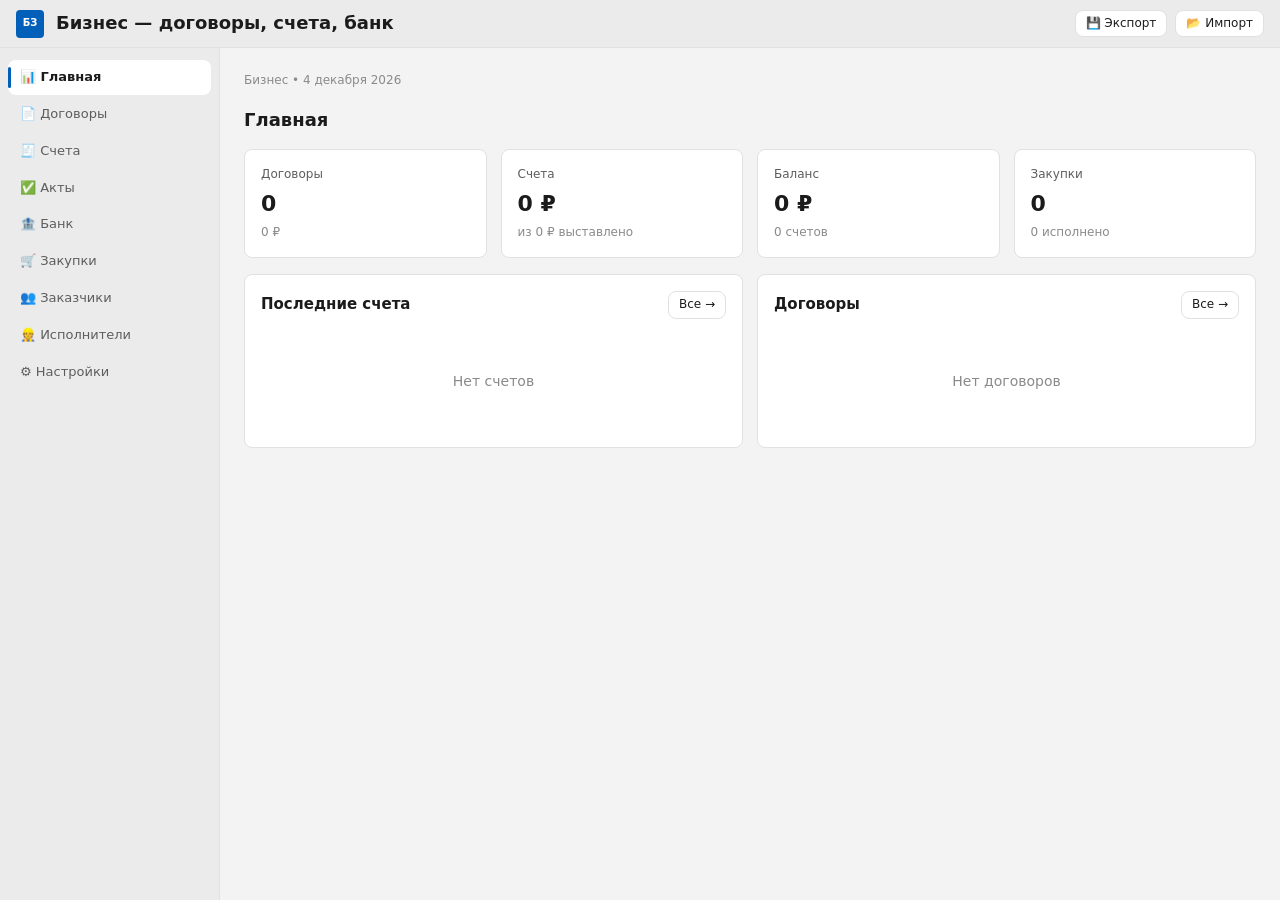
<file: public/business.html>
<!doctype html>
<html lang="ru">
<head>
<meta charset="utf-8">
<meta name="viewport" content="width=device-width,initial-scale=1">
<title>Бизнес — Договоры, счета, банк</title>
<style>
:root{--bg:#202020;--surface:#2b2b2b;--surface-2:#323232;--side:#1c1c1c;--line:#3b3b3b;--fg:#f3f3f3;--fg-2:#c8c8c8;--fg-3:#9a9a9a;--accent:#60cdff;--accent-fg:#00283d;--accent-soft:#1d3747;--ok:#7fd572;--ok-soft:#1e3320;--warn:#ffd75e;--warn-soft:#3a3212;--bad:#ff9aa4;--bad-soft:#47272a;--r:8px;--r-sm:4px;--shadow:none;--font:"Segoe UI",system-ui,sans-serif}
@media(prefers-color-scheme:light){:root{--bg:#f3f3f3;--surface:#fff;--surface-2:#f7f7f7;--side:#ebebeb;--line:#e1e1e1;--fg:#1b1b1b;--fg-2:#5d5d5d;--fg-3:#8a8a8a;--accent:#005fb8;--accent-fg:#fff;--accent-soft:#e3eefa;--ok:#0f7b0f;--ok-soft:#e3f2e3;--warn:#8a5300;--warn-soft:#fff1c7;--bad:#c42b1c;--bad-soft:#fde7e9;--shadow:0 1px 3px rgba(0,0,0,.08)}}
*{box-sizing:border-box;margin:0;padding:0}body{background:var(--bg);color:var(--fg);font:14px/1.45 var(--font);height:100vh;display:grid;grid-template-rows:auto 1fr;overflow:hidden}button,input,select,textarea{font:inherit;color:inherit}:focus-visible{outline:2px solid var(--accent);outline-offset:2px}
header{display:flex;align-items:center;gap:12px;padding:8px 16px;background:var(--side);border-bottom:1px solid var(--line);min-height:48px}
.logo{width:28px;height:28px;border-radius:var(--r-sm);background:var(--accent);color:var(--accent-fg);display:grid;place-items:center;font-size:10px;font-weight:700}h1{font-size:18px;font-weight:600}
.main{display:grid;grid-template-columns:220px 1fr;overflow:hidden}
nav{background:var(--side);border-right:1px solid var(--line);padding:12px 8px;overflow:auto;display:flex;flex-direction:column;gap:2px}
nav button{display:flex;align-items:center;gap:8px;padding:8px 12px;border:0;background:0;border-radius:var(--r);cursor:pointer;color:var(--fg-2);text-align:left;width:100%;font-size:13px;position:relative}
nav button:hover{background:var(--surface-2);color:var(--fg)}
nav button.active{background:var(--surface);color:var(--fg);font-weight:600}
nav button.active::before{content:"";width:3px;height:60%;border-radius:3px;background:var(--accent);position:absolute;left:0}
.content{overflow:auto;padding:24px}.page{max-width:1100px;margin:0 auto;display:flex;flex-direction:column;gap:16px}
.grid{display:grid;gap:14px}.g4{grid-template-columns:repeat(4,1fr)}.g2{grid-template-columns:repeat(2,1fr)}
@media(max-width:900px){.g4{grid-template-columns:repeat(2,1fr)}.main{grid-template-columns:1fr}nav{display:none}}
.card{background:var(--surface);border:1px solid var(--line);border-radius:var(--r);padding:16px}
.card-head{display:flex;justify-content:space-between;align-items:center;margin-bottom:12px}.card-head h2{font-size:15px;font-weight:600}
.kpi{display:flex;flex-direction:column;gap:4px}.kpi .label{font-size:12px;color:var(--fg-2)}.kpi .value{font-size:22px;font-weight:700}.kpi .delta{font-size:12px;color:var(--fg-3)}
table{width:100%;border-collapse:collapse;font-size:13px}th{text-align:left;font-weight:600;color:var(--fg-3);font-size:12px;padding:8px 10px;border-bottom:1px solid var(--line)}td{padding:9px 10px;border-bottom:1px solid var(--line)}
tr.click{cursor:pointer}tr.click:hover td{background:var(--surface-2)}
.btn{display:inline-flex;align-items:center;gap:6px;padding:7px 14px;border:1px solid var(--line);background:var(--surface);border-radius:var(--r);cursor:pointer;font-size:13px}.btn:hover{border-color:var(--fg-3)}.btn.primary{background:var(--accent);border-color:var(--accent);color:var(--accent-fg);font-weight:600}.btn.sm{padding:4px 10px;font-size:12px}
.pill{display:inline-flex;align-items:center;gap:5px;font-size:11px;padding:2px 9px;border-radius:99px;font-weight:600}.pill::before{content:"";width:6px;height:6px;border-radius:50%;background:currentColor}
.pill.ok{background:var(--ok-soft);color:var(--ok)}.pill.warn{background:var(--warn-soft);color:var(--warn)}.pill.bad{background:var(--bad-soft);color:var(--bad)}.pill.info{background:var(--accent-soft);color:var(--accent)}.pill.neutral{background:var(--surface-2);color:var(--fg-2)}
.list{display:flex;flex-direction:column}.li{display:flex;gap:10px;padding:10px 0;border-bottom:1px solid var(--line);align-items:center}.li:last-child{border:0}.li .body{flex:1;min-width:0}.li .t{font-weight:600;font-size:13px}.li .m{font-size:12px;color:var(--fg-3)}
.num{text-align:right;font-variant-numeric:tabular-nums}
.modal-bg{position:fixed;inset:0;background:rgba(0,0,0,.5);z-index:50;display:flex;align-items:center;justify-content:center;padding:16px}
.modal{background:var(--surface);border:1px solid var(--line);border-radius:12px;width:100%;max-width:500px;max-height:90vh;overflow:auto}
.modal-head{padding:16px 20px;border-bottom:1px solid var(--line);display:flex;justify-content:space-between;align-items:center}
.modal-body{padding:20px;display:flex;flex-direction:column;gap:12px}.modal-body label{font-size:12px;color:var(--fg-2);display:block;margin-bottom:4px}
.modal-body input,.modal-body select,.modal-body textarea{width:100%;padding:8px 12px;background:var(--surface-2);border:1px solid var(--line);border-radius:var(--r-sm);font-size:13px}
.modal-body textarea{resize:vertical;min-height:60px}
.modal-foot{padding:12px 20px;border-top:1px solid var(--line);display:flex;justify-content:flex-end;gap:8px}
.eyebrow{font-size:12px;color:var(--fg-3);margin-bottom:2px}.empty{text-align:center;padding:40px;color:var(--fg-3)}
</style>
</head>
<body>
<header>
  <div class="logo">БЗ</div>
  <h1>Бизнес — договоры, счета, банк</h1>
  <div style="margin-left:auto;display:flex;gap:8px">
    <button class="btn sm" onclick="exportData()">💾 Экспорт</button>
    <button class="btn sm" onclick="document.getElementById('imp').click()">📂 Импорт</button>
    <input type="file" id="imp" accept=".json" style="display:none" onchange="importData(event)">
  </div>
</header>
<div class="main">
  <nav id="nav"></nav>
  <div class="content"><div class="page" id="page"></div></div>
</div>
<div id="modal-root"></div>

<script>
const KEY='business-panel-v1';
const TODAY=new Date().toISOString().slice(0,10);
const $=s=>document.querySelector(s);
const esc=s=>s?String(s).replace(/&/g,'&amp;').replace(/</g,'&lt;').replace(/>/g,'&gt;').replace(/"/g,'&quot;'):''; 
const rub=n=>new Intl.NumberFormat('ru-RU',{style:'currency',currency:'RUB',minimumFractionDigits:0}).format(n||0);
const ru=iso=>{if(!iso)return'';const m=['января','февраля','марта','апреля','мая','июня','июля','августа','сентября','октября','ноября','декабря'];const[y,mo,d]=iso.split('-');return`${+d} ${m[+mo-1]} ${y}`};
const ruShort=iso=>{if(!iso)return'';const[y,m,d]=iso.split('-');return`${d}.${m}.${y}`};
const newId=t=>t+'_'+Date.now()+'_'+Math.random().toString(36).slice(2,6);

const STATUS_CONTRACT=['Проект','Действует','Исполнен','Расторгнут'];
const STATUS_INV=['Выставлен','Оплачен','Просрочен'];
const STATUS_ACT=['Проект','Подписан','Оплачен'];
const STATUS_PUR=['Черновик','Отправлена','Подтверждена','Исполнена','Отменена'];

let state={objects:{},contracts:{},invoices:{},acts:{},bank:{},bankops:{},purchases:{},clients:{},contractors:{},settings:{}};
let currentPage='dashboard';

function load(){try{const d=localStorage.getItem(KEY);if(d)state=JSON.parse(d)}catch{}}
function save(){localStorage.setItem(KEY,JSON.stringify(state))}
function all(col){return Object.values(state[col]||{})}
function nextN(col){const ns=all(col).map(x=>parseInt(x.n)||0);return String((ns.length?Math.max(...ns):0)+1)}

function exportData(){const b=new Blob([JSON.stringify(state,null,2)],{type:'application/json'});const a=document.createElement('a');a.href=URL.createObjectURL(b);a.download=`business-backup-${TODAY}.json`;a.click()}
function importData(e){const f=e.target.files[0];if(!f)return;const r=new FileReader();r.onload=ev=>{try{state=JSON.parse(ev.target.result);save();render();alert('Данные загружены')}catch{alert('Ошибка файла')}};r.readAsText(f)}

const NAV=[
  {id:'dashboard',label:'📊 Главная'},
  {id:'contracts',label:'📄 Договоры'},
  {id:'invoices',label:'🧾 Счета'},
  {id:'acts',label:'✅ Акты'},
  {id:'bank',label:'🏦 Банк'},
  {id:'purchases',label:'🛒 Закупки'},
  {id:'clients',label:'👥 Заказчики'},
  {id:'contractors',label:'👷 Исполнители'},
  {id:'settings',label:'⚙️ Настройки'},
];

function renderNav(){$('#nav').innerHTML=NAV.map(n=>`<button class="${currentPage===n.id?'active':''}" onclick="go('${n.id}')">${n.label}</button>`).join('')}
function go(page){currentPage=page;render()}

function render(){
  renderNav();
  const p=$('#page');
  switch(currentPage){
    case'dashboard':p.innerHTML=renderDashboard();break;
    case'contracts':p.innerHTML=renderContracts();break;
    case'invoices':p.innerHTML=renderInvoices();break;
    case'acts':p.innerHTML=renderActs();break;
    case'bank':p.innerHTML=renderBank();break;
    case'purchases':p.innerHTML=renderPurchases();break;
    case'clients':p.innerHTML=renderClients();break;
    case'contractors':p.innerHTML=renderContractors();break;
    case'settings':p.innerHTML=renderSettings();break;
  }
}

function renderDashboard(){
  const contracts=all('contracts'),invs=all('invoices'),acts=all('acts'),banks=all('bank'),ops=all('bankops'),purs=all('purchases');
  const totalContracts=contracts.reduce((s,c)=>s+(+c.sum||0),0);
  const totalInvs=invs.reduce((s,i)=>s+(+i.sum||0),0);
  const paidInvs=invs.filter(i=>i.status==='Оплачен').reduce((s,i)=>s+(+i.sum||0),0);
  const balance=banks.reduce((s,b)=>{const bOps=ops.filter(o=>o.account===b.id);return s+(+b.balance||0)+bOps.reduce((a,o)=>a+(+o.income||0)-(+o.expense||0),0)},0);
  const overdue=invs.filter(i=>i.status!=='Оплачен'&&i.due&&i.due<TODAY).length;
  return`
    <div class="eyebrow">Бизнес • ${ru(TODAY)}</div>
    <h1>Главная</h1>
    ${overdue>0?`<div style="padding:12px 16px;background:var(--bad-soft);border:1px solid var(--bad);border-radius:var(--r);color:var(--bad);font-size:13px">⚠️ <b>${overdue}</b> просроченных счетов!</div>`:''}
    <div class="grid g4">
      <div class="card"><div class="kpi"><div class="label">Договоры</div><div class="value">${contracts.length}</div><div class="delta">${rub(totalContracts)}</div></div></div>
      <div class="card"><div class="kpi"><div class="label">Счета</div><div class="value">${rub(paidInvs)}</div><div class="delta">из ${rub(totalInvs)} выставлено</div></div></div>
      <div class="card"><div class="kpi"><div class="label">Баланс</div><div class="value">${rub(balance)}</div><div class="delta">${banks.length} счетов</div></div></div>
      <div class="card"><div class="kpi"><div class="label">Закупки</div><div class="value">${purs.length}</div><div class="delta">${purs.filter(p=>p.status==='Исполнена').length} исполнено</div></div></div>
    </div>
    <div class="grid g2">
      <div class="card"><div class="card-head"><h2>Последние счета</h2><button class="btn sm" onclick="go('invoices')">Все →</button></div>
        ${invs.length?`<div class="list">${invs.slice(-5).reverse().map(i=>`<div class="li" style="cursor:pointer" onclick="editInvoice('${i.id}')"><div class="body"><div class="t">Счёт №${esc(i.n)}</div><div class="m">${esc(i.client||'—')} • до ${ruShort(i.due)}</div></div><div style="text-align:right"><div style="font-weight:600">${rub(+i.sum)}</div><span class="pill ${i.status==='Оплачен'?'ok':i.status==='Просрочен'?'bad':'warn'}">${esc(i.status)}</span></div></div>`).join('')}</div>`:'<div class="empty">Нет счетов</div>'}
      </div>
      <div class="card"><div class="card-head"><h2>Договоры</h2><button class="btn sm" onclick="go('contracts')">Все →</button></div>
        ${contracts.length?`<div class="list">${contracts.slice(-5).reverse().map(c=>`<div class="li" style="cursor:pointer" onclick="editContract('${c.id}')"><div class="body"><div class="t">Договор №${esc(c.n)}</div><div class="m">${esc(c.client)} • ${ruShort(c.date)}</div></div><div style="text-align:right"><div style="font-weight:600">${rub(+c.sum)}</div><span class="pill ${c.status==='Действует'?'ok':c.status==='Исполнен'?'info':'neutral'}">${esc(c.status)}</span></div></div>`).join('')}</div>`:'<div class="empty">Нет договоров</div>'}
      </div>
    </div>`;
}

function renderContracts(){
  const cs=all('contracts');
  return`<div style="display:flex;justify-content:space-between;align-items:center"><div><h1>Договоры</h1><div class="eyebrow">${cs.length} договоров • ${rub(cs.reduce((s,c)=>s+(+c.sum||0),0))}</div></div><button class="btn primary" onclick="editContract()">+ Новый договор</button></div>
    <div class="card"><table><thead><tr><th>№</th><th>Дата</th><th>Контрагент</th><th>Предмет</th><th>Сумма</th><th>Статус</th><th></th></tr></thead><tbody>
    ${cs.map(c=>`<tr class="click" onclick="editContract('${c.id}')"><td><b>№${esc(c.n)}</b></td><td>${ruShort(c.date)}</td><td>${esc(c.client)}</td><td>${esc(c.subject?.slice(0,40)||'—')}</td><td class="num"><b>${rub(+c.sum)}</b></td><td><span class="pill ${c.status==='Действует'?'ok':c.status==='Исполнен'?'info':c.status==='Расторгнут'?'bad':'neutral'}">${esc(c.status)}</span></td><td><button class="btn sm" onclick="event.stopPropagation();delItem('contracts','${c.id}')">🗑️</button></td></tr>`).join('')}
    ${cs.length?'':'<tr><td colspan="7" class="empty">Нет договоров</td></tr>'}
    </tbody></table></div>`;
}

function renderInvoices(){
  const invs=all('invoices');
  const total=invs.reduce((s,i)=>s+(+i.sum||0),0);
  const paid=invs.filter(i=>i.status==='Оплачен').reduce((s,i)=>s+(+i.sum||0),0);
  const overdue=invs.filter(i=>i.status!=='Оплачен'&&i.due&&i.due<TODAY);
  return`<div style="display:flex;justify-content:space-between;align-items:center"><div><h1>Счета</h1><div class="eyebrow">${invs.length} счетов • Оплачено: ${rub(paid)} из ${rub(total)}</div></div><button class="btn primary" onclick="editInvoice()">+ Новый счёт</button></div>
    ${overdue.length?`<div style="padding:10px 14px;background:var(--bad-soft);border-radius:var(--r);color:var(--bad);font-size:13px">⚠️ ${overdue.length} просроченных счетов</div>`:''}
    <div class="card"><table><thead><tr><th>№</th><th>Покупатель</th><th>Сумма</th><th>Выставлен</th><th>Оплатить до</th><th>Статус</th><th></th></tr></thead><tbody>
    ${invs.map(i=>`<tr class="click" onclick="editInvoice('${i.id}')"><td><b>№${esc(i.n)}</b></td><td>${esc(i.client||'—')}</td><td class="num"><b>${rub(+i.sum)}</b></td><td>${ruShort(i.date)}</td><td>${ruShort(i.due)}</td><td>${i.status==='Оплачен'?'<span class="pill ok">Оплачен</span>':i.due&&i.due<TODAY?'<span class="pill bad">Просрочен</span>':'<button class="pill warn" style="cursor:pointer;border:0" onclick="event.stopPropagation();togglePaid(\''+i.id+'\')">Оплатить</button>'}</td><td><button class="btn sm" onclick="event.stopPropagation();delItem('invoices','${i.id}')">🗑️</button></td></tr>`).join('')}
    ${invs.length?'':'<tr><td colspan="7" class="empty">Нет счетов</td></tr>'}
    </tbody></table></div>`;
}

function renderActs(){
  const acts=all('acts');
  return`<div style="display:flex;justify-content:space-between;align-items:center"><div><h1>Акты</h1><div class="eyebrow">${acts.length} актов • ${rub(acts.reduce((s,a)=>s+(+a.sum||0),0))}</div></div><button class="btn primary" onclick="editAct()">+ Новый акт</button></div>
    <div class="card"><table><thead><tr><th>№</th><th>Вид</th><th>Заказчик</th><th>Сумма</th><th>Дата</th><th>Статус</th><th></th></tr></thead><tbody>
    ${acts.map(a=>`<tr class="click" onclick="editAct('${a.id}')"><td><b>№${esc(a.n)}</b></td><td>${esc(a.kind)}</td><td>${esc(a.client||'—')}</td><td class="num"><b>${rub(+a.sum)}</b></td><td>${ruShort(a.date)}</td><td><span class="pill ${a.status==='Подписан'||a.status==='Оплачен'?'ok':'neutral'}">${esc(a.status)}</span></td><td><button class="btn sm" onclick="event.stopPropagation();delItem('acts','${a.id}')">🗑️</button></td></tr>`).join('')}
    ${acts.length?'':'<tr><td colspan="7" class="empty">Нет актов</td></tr>'}
    </tbody></table></div>`;
}

function renderBank(){
  const banks=all('bank'),ops=all('bankops');
  return`<div style="display:flex;justify-content:space-between;align-items:center"><div><h1>Банк</h1></div><div style="display:flex;gap:8px"><button class="btn" onclick="editBankOp()">+ Операцию</button><button class="btn primary" onclick="editBank()">+ Счёт</button></div></div>
    <div class="grid g2">${banks.map(b=>{const bOps=ops.filter(o=>o.account===b.id);const bal=(+b.balance||0)+bOps.reduce((a,o)=>a+(+o.income||0)-(+o.expense||0),0);return`<div class="card"><div class="card-head"><h2>${esc(b.name)}</h2><button class="btn sm" onclick="editBank('${b.id}')">✏️</button></div><div class="kpi"><div class="label">Остаток</div><div class="value">${rub(bal)}</div><div class="delta">${esc(b.bank)} • р/с ${esc(b.rs)}</div></div></div>`}).join('')}${banks.length?'':'<div class="card empty">Добавьте расчётный счёт</div>'}</div>
    ${ops.length?`<div class="card"><div class="card-head"><h2>Операции</h2></div><table><thead><tr><th>Дата</th><th>Контрагент</th><th>Назначение</th><th>Приход</th><th>Расход</th><th></th></tr></thead><tbody>
    ${ops.sort((a,b)=>b.date.localeCompare(a.date)).slice(0,20).map(o=>`<tr class="click" onclick="editBankOp('${o.id}')"><td>${ruShort(o.date)}</td><td>${esc(o.contragent)}</td><td class="small">${esc(o.purpose?.slice(0,40))}</td><td class="num" style="color:var(--ok)">${+o.income?rub(+o.income):''}</td><td class="num" style="color:var(--bad)">${+o.expense?rub(+o.expense):''}</td><td><button class="btn sm" onclick="event.stopPropagation();delItem('bankops','${o.id}')">🗑️</button></td></tr>`).join('')}
    </tbody></table></div>`:''}`;
}

function renderPurchases(){
  const purs=all('purchases');
  return`<div style="display:flex;justify-content:space-between;align-items:center"><div><h1>Закупки</h1><div class="eyebrow">${purs.length} заявок</div></div><button class="btn primary" onclick="editPurchase()">+ Новая заявка</button></div>
    <div class="card"><table><thead><tr><th>Наименование</th><th>Кол-во</th><th>Цена</th><th>Сумма</th><th>Поставщик</th><th>Статус</th><th></th></tr></thead><tbody>
    ${purs.map(p=>`<tr class="click" onclick="editPurchase('${p.id}')"><td><b>${esc(p.what)}</b></td><td>${p.qty} ${esc(p.unit||'')}</td><td class="num">${p.price?rub(+p.price):'—'}</td><td class="num"><b>${rub((+p.qty||0)*(+p.price||0))}</b></td><td>${esc(p.supplier||'—')}</td><td><span class="pill ${p.status==='Исполнена'?'ok':p.status==='Отменена'?'bad':'info'}">${esc(p.status)}</span></td><td><button class="btn sm" onclick="event.stopPropagation();delItem('purchases','${p.id}')">🗑️</button></td></tr>`).join('')}
    ${purs.length?'':'<tr><td colspan="7" class="empty">Нет заявок</td></tr>'}
    </tbody></table></div>`;
}

function renderClients(){
  const cs=all('clients');
  return`<div style="display:flex;justify-content:space-between;align-items:center"><div><h1>Заказчики</h1><div class="eyebrow">${cs.length} заказчиков</div></div><button class="btn primary" onclick="editClient()">+ Новый заказчик</button></div>
    <div class="card"><table><thead><tr><th>Наименование</th><th>ИНН</th><th>Контакт</th><th>Телефон</th><th>Email</th><th></th></tr></thead><tbody>
    ${cs.map(c=>`<tr class="click" onclick="editClient('${c.id}')"><td><b>${esc(c.name)}</b></td><td style="font-family:monospace">${esc(c.inn||'—')}</td><td>${esc(c.contact||'—')}</td><td>${esc(c.phone||'—')}</td><td>${esc(c.email||'—')}</td><td><button class="btn sm" onclick="event.stopPropagation();delItem('clients','${c.id}')">🗑️</button></td></tr>`).join('')}
    ${cs.length?'':'<tr><td colspan="6" class="empty">Нет заказчиков</td></tr>'}
    </tbody></table></div>`;
}

function renderContractors(){
  const cs=all('contractors');
  return`<div style="display:flex;justify-content:space-between;align-items:center"><div><h1>Исполнители</h1><div class="eyebrow">${cs.length} исполнителей</div></div><button class="btn primary" onclick="editContractor()">+ Новый исполнитель</button></div>
    <div class="card"><table><thead><tr><th>Имя</th><th>Специализация</th><th>Телефон</th><th>Ставка</th><th></th></tr></thead><tbody>
    ${cs.map(c=>`<tr class="click" onclick="editContractor('${c.id}')"><td><b>${esc(c.name)}</b></td><td>${esc(c.speciality||'—')}</td><td>${esc(c.phone||'—')}</td><td class="num">${c.rate?rub(+c.rate)+'/ч':'—'}</td><td><button class="btn sm" onclick="event.stopPropagation();delItem('contractors','${c.id}')">🗑️</button></td></tr>`).join('')}
    ${cs.length?'':'<tr><td colspan="5" class="empty">Нет исполнителей</td></tr>'}
    </tbody></table></div>`;
}

function renderSettings(){
  const s=state.settings||{};
  return`<h1>Настройки</h1>
    <div class="grid g2">
      <div class="card"><div class="card-head"><h2>Реквизиты</h2></div>
        <div style="display:flex;flex-direction:column;gap:10px">
          ${[['company','Организация'],['inn','ИНН'],['kpp','КПП'],['address','Адрес'],['phone','Телефон'],['director','Руководитель']].map(([k,l])=>`<div><label style="font-size:12px;color:var(--fg-2);display:block;margin-bottom:4px">${l}</label><input id="s_${k}" value="${esc(s[k]||'')}" onchange="updSettings('${k}',this.value)" style="width:100%;padding:8px 12px;background:var(--surface-2);border:1px solid var(--line);border-radius:var(--r-sm);font-size:13px"></div>`).join('')}
        </div>
      </div>
      <div class="card"><div class="card-head"><h2>Банковские реквизиты</h2></div>
        <div style="display:flex;flex-direction:column;gap:10px">
          ${[['bank','Банк'],['rs','Расчётный счёт'],['ks','Корр. счёт'],['bik','БИК'],['nds','НДС']].map(([k,l])=>`<div><label style="font-size:12px;color:var(--fg-2);display:block;margin-bottom:4px">${l}</label><input id="s_${k}" value="${esc(s[k]||'')}" onchange="updSettings('${k}',this.value)" style="width:100%;padding:8px 12px;background:var(--surface-2);border:1px solid var(--line);border-radius:var(--r-sm);font-size:13px"></div>`).join('')}
        </div>
      </div>
    </div>
    <div class="card"><div class="card-head"><h2>Данные</h2></div>
      <div style="display:flex;gap:8px;flex-wrap:wrap">
        <button class="btn" onclick="exportData()">💾 Скачать копию</button>
        <button class="btn" onclick="document.getElementById('imp2').click()">📂 Загрузить<input type="file" id="imp2" accept=".json" style="display:none" onchange="importData(event)"></button>
        <button class="btn" style="color:var(--bad)" onclick="if(confirm('Удалить ВСЕ данные?')){state={objects:{},contracts:{},invoices:{},acts:{},bank:{},bankops:{},purchases:{},clients:{},contractors:{},settings:{}};save();render()}">🗑️ Удалить всё</button>
      </div>
    </div>`;
}

function updSettings(k,v){state.settings=state.settings||{};state.settings[k]=v;save()}

// MODALS
function showModal(title,fields,data,onSave){
  const vals={...data};
  const html=`<div class="modal-bg" onclick="if(event.target===this)closeModal()"><div class="modal">
    <div class="modal-head"><h2>${title}</h2><button class="btn sm" onclick="closeModal()">✕</button></div>
    <div class="modal-body">${fields.map(f=>{
      if(f.type==='select')return`<div><label>${f.label}</label><select id="mf_${f.key}">${(f.options||[]).map(o=>`<option value="${o}"${vals[f.key]===o?' selected':''}>${o}</option>`).join('')}</select></div>`;
      if(f.type==='textarea')return`<div><label>${f.label}</label><textarea id="mf_${f.key}" rows="3">${esc(vals[f.key]||'')}</textarea></div>`;
      return`<div><label>${f.label}</label><input id="mf_${f.key}" type="${f.type||'text'}" value="${esc(vals[f.key]||'')}"></div>`;
    }).join('')}</div>
    <div class="modal-foot"><button class="btn" onclick="closeModal()">Отмена</button><button class="btn primary" id="modalSave">Сохранить</button></div>
  </div></div>`;
  $('#modal-root').innerHTML=html;
  $('#modalSave').onclick=()=>{fields.forEach(f=>{vals[f.key]=document.getElementById('mf_'+f.key).value});onSave(vals);closeModal()};
}
function closeModal(){$('#modal-root').innerHTML=''}

function editContract(id){
  const c=id?state.contracts[id]:{status:'Проект',date:TODAY};
  showModal(id?'Изменить договор':'Новый договор',[
    {key:'n',label:'Номер *'},
    {key:'date',label:'Дата *',type:'date'},
    {key:'client',label:'Контрагент *'},
    {key:'subject',label:'Предмет договора',type:'textarea'},
    {key:'sum',label:'Сумма, ₽',type:'number'},
    {key:'status',label:'Статус',type:'select',options:STATUS_CONTRACT},
  ],c,v=>{const nid=id||newId('ctr');state.contracts[nid]={...v,id:nid};save();render()});
}

function editInvoice(id){
  const i=id?state.invoices[id]:{date:TODAY,status:'Выставлен'};
  showModal(id?'Изменить счёт':'Новый счёт',[
    {key:'client',label:'Покупатель'},
    {key:'what',label:'Наименование услуг *'},
    {key:'sum',label:'Сумма, ₽ *',type:'number'},
    {key:'date',label:'Дата',type:'date'},
    {key:'due',label:'Оплатить до *',type:'date'},
  ],i,v=>{if(!v.n)v.n=nextN('invoices');const nid=id||newId('inv');state.invoices[nid]={...v,id:nid,status:i.status||'Выставлен'};save();render()});
}

function editAct(id){
  const a=id?state.acts[id]:{date:TODAY,status:'Проект',kind:'Акт сдачи-приёмки'};
  showModal(id?'Изменить акт':'Новый акт',[
    {key:'client',label:'Заказчик'},
    {key:'kind',label:'Вид',type:'select',options:['Акт сдачи-приёмки','КС-2 / КС-3']},
    {key:'stage',label:'Этап / работы *',type:'textarea'},
    {key:'sum',label:'Сумма, ₽ *',type:'number'},
    {key:'date',label:'Дата',type:'date'},
    {key:'status',label:'Статус',type:'select',options:STATUS_ACT},
  ],a,v=>{if(!v.n)v.n=nextN('acts');const nid=id||newId('act');state.acts[nid]={...v,id:nid};save();render()});
}

function editBank(id){
  const b=id?state.bank[id]:{balance:0};
  showModal(id?'Изменить счёт':'Новый расчётный счёт',[
    {key:'name',label:'Название *'},
    {key:'bank',label:'Банк *'},
    {key:'rs',label:'Расчётный счёт *'},
    {key:'ks',label:'Корр. счёт *'},
    {key:'bik',label:'БИК *'},
    {key:'balance',label:'Остаток, ₽',type:'number'},
  ],b,v=>{const nid=id||newId('bank');state.bank[nid]={...v,id:nid};save();render()});
}

function editBankOp(id){
  const o=id?state.bankops[id]:{date:TODAY,income:0,expense:0};
  const bankOpts=all('bank').map(b=>`<option value="${b.id}"${o.account===b.id?' selected':''}>${esc(b.name)}</option>`).join('');
  showModal(id?'Изменить операцию':'Новая операция',[
    {key:'account',label:'Счёт *',type:'select',options:all('bank').map(b=>b.id)},
    {key:'date',label:'Дата *',type:'date'},
    {key:'contragent',label:'Контрагент *'},
    {key:'purpose',label:'Назначение платежа'},
    {key:'income',label:'Приход, ₽',type:'number'},
    {key:'expense',label:'Расход, ₽',type:'number'},
  ],o,v=>{const nid=id||newId('bop');state.bankops[nid]={...v,id:nid};save();render()});
  setTimeout(()=>{const sel=document.getElementById('mf_account');if(sel)sel.innerHTML='<option value="">—</option>'+bankOpts},0);
}

function editPurchase(id){
  const p=id?state.purchases[id]:{status:'Черновик',qty:1,unit:'шт'};
  showModal(id?'Изменить заявку':'Новая заявка на закупку',[
    {key:'what',label:'Наименование *'},
    {key:'qty',label:'Количество *',type:'number'},
    {key:'unit',label:'Ед. изм.',type:'select',options:['шт','м','м²','м³','кг','т','л','компл']},
    {key:'price',label:'Цена, ₽',type:'number'},
    {key:'supplier',label:'Поставщик'},
    {key:'due',label:'Срок',type:'date'},
    {key:'status',label:'Статус',type:'select',options:STATUS_PUR},
  ],p,v=>{const nid=id||newId('pur');state.purchases[nid]={...v,id:nid};save();render()});
}

function editClient(id){
  const c=id?state.clients[id]:{};
  showModal(id?'Изменить':'Новый заказчик',[
    {key:'name',label:'Наименование *'},
    {key:'inn',label:'ИНН'},
    {key:'contact',label:'Контактное лицо'},
    {key:'phone',label:'Телефон'},
    {key:'email',label:'Email'},
  ],c,v=>{const nid=id||newId('cl');state.clients[nid]={...v,id:nid};save();render()});
}

function editContractor(id){
  const c=id?state.contractors[id]:{};
  showModal(id?'Изменить':'Новый исполнитель',[
    {key:'name',label:'Имя / Наименование *'},
    {key:'speciality',label:'Специализация'},
    {key:'phone',label:'Телефон'},
    {key:'rate',label:'Ставка, ₽/час',type:'number'},
  ],c,v=>{const nid=id||newId('ct');state.contractors[nid]={...v,id:nid};save();render()});
}

function togglePaid(id){state.invoices[id].status='Оплачен';save();render()}
function delItem(col,id){if(confirm('Удалить?')){delete state[col][id];save();render()}}

load();render();
</script>
</body>
</html>
</file>
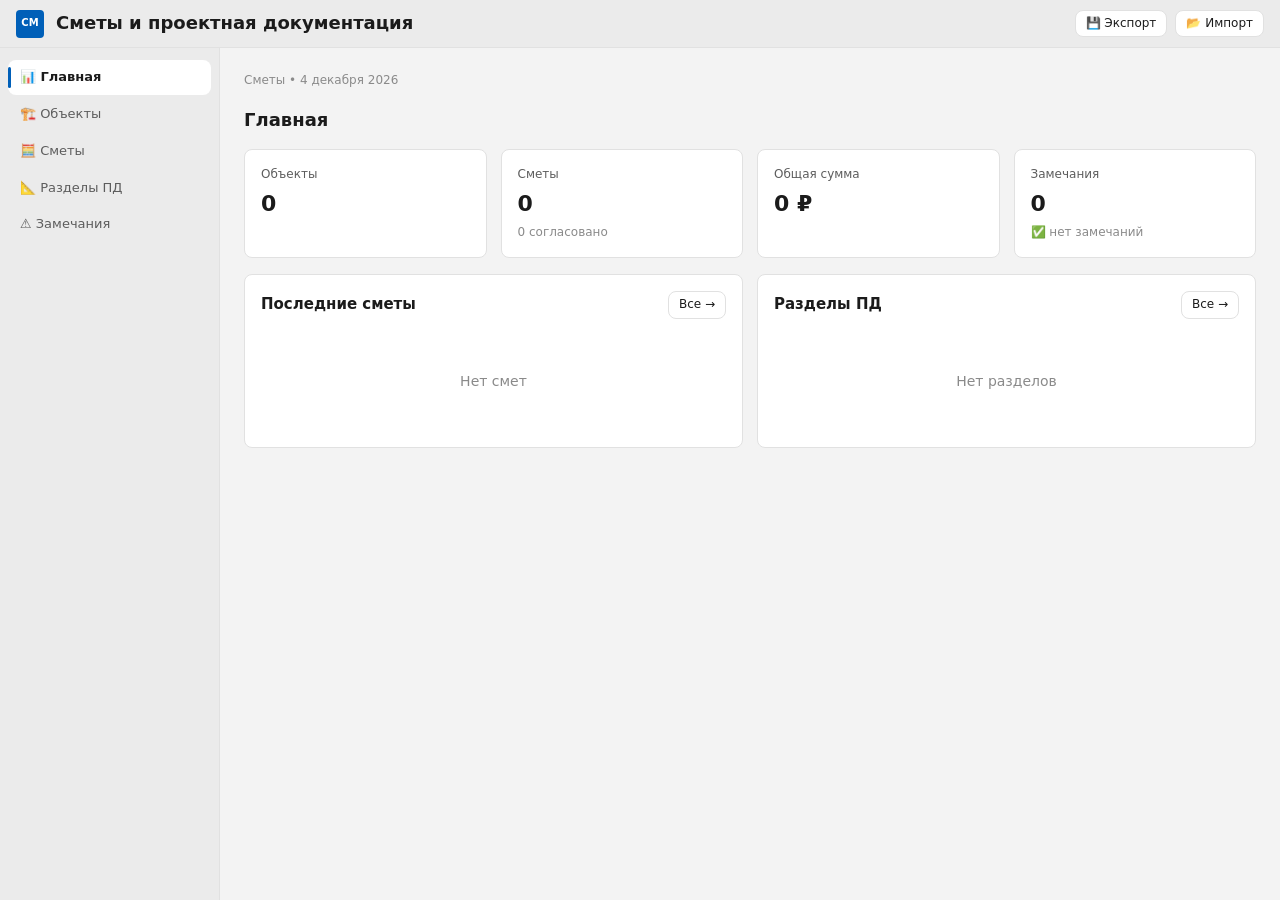
<file: public/estimates.html>
<!doctype html>
<html lang="ru">
<head>
<meta charset="utf-8">
<meta name="viewport" content="width=device-width,initial-scale=1">
<title>Сметы — Проектно-сметная документация</title>
<style>
:root{--bg:#202020;--surface:#2b2b2b;--surface-2:#323232;--side:#1c1c1c;--line:#3b3b3b;--fg:#f3f3f3;--fg-2:#c8c8c8;--fg-3:#9a9a9a;--accent:#60cdff;--accent-fg:#00283d;--accent-soft:#1d3747;--ok:#7fd572;--ok-soft:#1e3320;--warn:#ffd75e;--warn-soft:#3a3212;--bad:#ff9aa4;--bad-soft:#47272a;--r:8px;--r-sm:4px;--shadow:none;--font:"Segoe UI",system-ui,sans-serif}
@media(prefers-color-scheme:light){:root{--bg:#f3f3f3;--surface:#fff;--surface-2:#f7f7f7;--side:#ebebeb;--line:#e1e1e1;--fg:#1b1b1b;--fg-2:#5d5d5d;--fg-3:#8a8a8a;--accent:#005fb8;--accent-fg:#fff;--accent-soft:#e3eefa;--ok:#0f7b0f;--ok-soft:#e3f2e3;--warn:#8a5300;--warn-soft:#fff1c7;--bad:#c42b1c;--bad-soft:#fde7e9;--shadow:0 1px 3px rgba(0,0,0,.08)}}
*{box-sizing:border-box;margin:0;padding:0}body{background:var(--bg);color:var(--fg);font:14px/1.45 var(--font);height:100vh;display:grid;grid-template-rows:auto 1fr;overflow:hidden}button,input,select,textarea{font:inherit;color:inherit}:focus-visible{outline:2px solid var(--accent);outline-offset:2px}
header{display:flex;align-items:center;gap:12px;padding:8px 16px;background:var(--side);border-bottom:1px solid var(--line);min-height:48px}
.logo{width:28px;height:28px;border-radius:var(--r-sm);background:var(--accent);color:var(--accent-fg);display:grid;place-items:center;font-size:10px;font-weight:700}h1{font-size:18px;font-weight:600}
.main{display:grid;grid-template-columns:220px 1fr;overflow:hidden}
nav{background:var(--side);border-right:1px solid var(--line);padding:12px 8px;overflow:auto;display:flex;flex-direction:column;gap:2px}
nav button{display:flex;align-items:center;gap:8px;padding:8px 12px;border:0;background:0;border-radius:var(--r);cursor:pointer;color:var(--fg-2);text-align:left;width:100%;font-size:13px;position:relative}
nav button:hover{background:var(--surface-2);color:var(--fg)}
nav button.active{background:var(--surface);color:var(--fg);font-weight:600}
nav button.active::before{content:"";width:3px;height:60%;border-radius:3px;background:var(--accent);position:absolute;left:0}
.content{overflow:auto;padding:24px}.page{max-width:1100px;margin:0 auto;display:flex;flex-direction:column;gap:16px}
.grid{display:grid;gap:14px}.g4{grid-template-columns:repeat(4,1fr)}.g2{grid-template-columns:repeat(2,1fr)}
@media(max-width:900px){.g4{grid-template-columns:repeat(2,1fr)}.main{grid-template-columns:1fr}nav{display:none}}
.card{background:var(--surface);border:1px solid var(--line);border-radius:var(--r);padding:16px}
.card-head{display:flex;justify-content:space-between;align-items:center;margin-bottom:12px}.card-head h2{font-size:15px;font-weight:600}
.kpi{display:flex;flex-direction:column;gap:4px}.kpi .label{font-size:12px;color:var(--fg-2)}.kpi .value{font-size:22px;font-weight:700}.kpi .delta{font-size:12px;color:var(--fg-3)}
table{width:100%;border-collapse:collapse;font-size:13px}th{text-align:left;font-weight:600;color:var(--fg-3);font-size:12px;padding:8px 10px;border-bottom:1px solid var(--line)}td{padding:9px 10px;border-bottom:1px solid var(--line)}
tr.click{cursor:pointer}tr.click:hover td{background:var(--surface-2)}
.btn{display:inline-flex;align-items:center;gap:6px;padding:7px 14px;border:1px solid var(--line);background:var(--surface);border-radius:var(--r);cursor:pointer;font-size:13px}.btn:hover{border-color:var(--fg-3)}.btn.primary{background:var(--accent);border-color:var(--accent);color:var(--accent-fg);font-weight:600}.btn.sm{padding:4px 10px;font-size:12px}
.pill{display:inline-flex;align-items:center;gap:5px;font-size:11px;padding:2px 9px;border-radius:99px;font-weight:600}.pill::before{content:"";width:6px;height:6px;border-radius:50%;background:currentColor}
.pill.ok{background:var(--ok-soft);color:var(--ok)}.pill.warn{background:var(--warn-soft);color:var(--warn)}.pill.bad{background:var(--bad-soft);color:var(--bad)}.pill.info{background:var(--accent-soft);color:var(--accent)}
.list{display:flex;flex-direction:column}.li{display:flex;gap:10px;padding:10px 0;border-bottom:1px solid var(--line);align-items:center}.li:last-child{border:0}.li .body{flex:1;min-width:0}.li .t{font-weight:600;font-size:13px}.li .m{font-size:12px;color:var(--fg-3)}
.num{text-align:right;font-variant-numeric:tabular-nums}
.modal-bg{position:fixed;inset:0;background:rgba(0,0,0,.5);z-index:50;display:flex;align-items:center;justify-content:center;padding:16px}
.modal{background:var(--surface);border:1px solid var(--line);border-radius:12px;width:100%;max-width:500px;max-height:90vh;overflow:auto}
.modal-head{padding:16px 20px;border-bottom:1px solid var(--line);display:flex;justify-content:space-between;align-items:center}
.modal-body{padding:20px;display:flex;flex-direction:column;gap:12px}.modal-body label{font-size:12px;color:var(--fg-2);display:block;margin-bottom:4px}
.modal-body input,.modal-body select,.modal-body textarea{width:100%;padding:8px 12px;background:var(--surface-2);border:1px solid var(--line);border-radius:var(--r-sm);font-size:13px}
.modal-body textarea{resize:vertical;min-height:60px}
.modal-foot{padding:12px 20px;border-top:1px solid var(--line);display:flex;justify-content:flex-end;gap:8px}
.eyebrow{font-size:12px;color:var(--fg-3);margin-bottom:2px}.empty{text-align:center;padding:40px;color:var(--fg-3)}
.bar{height:6px;border-radius:99px;background:var(--surface-2);overflow:hidden;min-width:60px}.bar i{display:block;height:100%;background:var(--accent);border-radius:99px}
</style>
</head>
<body>
<header>
  <div class="logo">СМ</div>
  <h1>Сметы и проектная документация</h1>
  <div style="margin-left:auto;display:flex;gap:8px">
    <button class="btn sm" onclick="exportData()">💾 Экспорт</button>
    <button class="btn sm" onclick="document.getElementById('imp').click()">📂 Импорт</button>
    <input type="file" id="imp" accept=".json" style="display:none" onchange="importData(event)">
  </div>
</header>
<div class="main">
  <nav id="nav"></nav>
  <div class="content"><div class="page" id="page"></div></div>
</div>
<div id="modal-root"></div>

<script>
const KEY='estimates-panel-v1';
const TODAY=new Date().toISOString().slice(0,10);
const $=s=>document.querySelector(s);
const esc=s=>s?String(s).replace(/&/g,'&amp;').replace(/</g,'&lt;').replace(/>/g,'&gt;').replace(/"/g,'&quot;'):''; 
const rub=n=>new Intl.NumberFormat('ru-RU',{style:'currency',currency:'RUB',minimumFractionDigits:0}).format(n||0);
const ru=iso=>{if(!iso)return'';const m=['января','февраля','марта','апреля','мая','июня','июля','августа','сентября','октября','ноября','декабря'];const[y,mo,d]=iso.split('-');return`${+d} ${m[+mo-1]} ${y}`};
const ruShort=iso=>{if(!iso)return'';const[y,m,d]=iso.split('-');return`${d}.${m}.${y}`};
const newId=t=>t+'_'+Date.now()+'_'+Math.random().toString(36).slice(2,6);

const STATUS_EST=['В работе','Согласована','Замечания','Сдана'];
const STATUS_PD=['В работе','Согласован','Замечания','Сдан'];
const STATUS_OBJ=['В работе','Завершён','Приостановлен','Планируется'];
const PD_CODES=['ПЗ','ПД-1','ПД-2','ПД-3','ПД-4','ПД-5','ПД-6','ПД-7','ПД-8','ПД-9','ПД-10','ПД-11','ПД-12','ИОС','ПБ','ООС','ПОС','ПОД'];

let state={objects:{},estimates:{},pd:{},remarks:{}};
let currentPage='dashboard';
let currentObj=null;

function load(){try{const d=localStorage.getItem(KEY);if(d)state=JSON.parse(d)}catch{}}
function save(){localStorage.setItem(KEY,JSON.stringify(state))}
function all(col){return Object.values(state[col]||{})}
function byObj(col,objId){return all(col).filter(x=>x.obj===objId)}
function nextN(col){const ns=all(col).map(x=>parseInt(x.n)||0);return String((ns.length?Math.max(...ns):0)+1)}

function exportData(){const b=new Blob([JSON.stringify(state,null,2)],{type:'application/json'});const a=document.createElement('a');a.href=URL.createObjectURL(b);a.download=`estimates-backup-${TODAY}.json`;a.click()}
function importData(e){const f=e.target.files[0];if(!f)return;const r=new FileReader();r.onload=ev=>{try{state=JSON.parse(ev.target.result);save();render();alert('Данные загружены')}catch{alert('Ошибка файла')}};r.readAsText(f)}

const NAV=[
  {id:'dashboard',label:'📊 Главная'},
  {id:'objects',label:'🏗️ Объекты'},
  {id:'estimates',label:'🧮 Сметы'},
  {id:'pd',label:'📐 Разделы ПД'},
  {id:'remarks',label:'⚠️ Замечания'},
];

function renderNav(){$('#nav').innerHTML=NAV.map(n=>`<button class="${currentPage===n.id?'active':''}" onclick="go('${n.id}')">${n.label}</button>`).join('')}
function go(page,obj){currentPage=page;currentObj=obj||null;render()}

function render(){
  renderNav();
  const p=$('#page');
  switch(currentPage){
    case'dashboard':p.innerHTML=renderDashboard();break;
    case'objects':p.innerHTML=renderObjects();break;
    case'estimates':p.innerHTML=renderEstimates();break;
    case'pd':p.innerHTML=renderPD();break;
    case'remarks':p.innerHTML=renderRemarks();break;
    case'obj':p.innerHTML=renderObjectCard();break;
  }
}

function renderDashboard(){
  const objs=all('objects'),ests=all('estimates'),pds=all('pd'),rems=all('remarks');
  const totalSum=ests.reduce((s,e)=>s+(+e.sum||0),0);
  const approved=ests.filter(e=>e.status==='Согласована'||e.status==='Сдана').length;
  const remarks=rems.length;
  return`
    <div class="eyebrow">Сметы • ${ru(TODAY)}</div>
    <h1>Главная</h1>
    <div class="grid g4">
      <div class="card"><div class="kpi"><div class="label">Объекты</div><div class="value">${objs.length}</div></div></div>
      <div class="card"><div class="kpi"><div class="label">Сметы</div><div class="value">${ests.length}</div><div class="delta">${approved} согласовано</div></div></div>
      <div class="card"><div class="kpi"><div class="label">Общая сумма</div><div class="value">${rub(totalSum)}</div></div></div>
      <div class="card"><div class="kpi"><div class="label">Замечания</div><div class="value">${remarks}</div><div class="delta">${remarks?'⚠ есть замечания':'✅ нет замечаний'}</div></div></div>
    </div>
    <div class="grid g2">
      <div class="card"><div class="card-head"><h2>Последние сметы</h2><button class="btn sm" onclick="go('estimates')">Все →</button></div>
        ${ests.length?`<div class="list">${ests.slice(-5).reverse().map(e=>`<div class="li" style="cursor:pointer" onclick="editEstimate('${e.id}')"><div class="body"><div class="t">${esc(e.section)}</div><div class="m">${esc((state.objects[e.obj]||{}).name||'—')} • ${ruShort(e.date)}</div></div><div style="text-align:right"><div style="font-weight:600">${rub(+e.sum)}</div><span class="pill ${e.status==='Согласована'||e.status==='Сдана'?'ok':e.status==='Замечания'?'warn':'info'}">${esc(e.status)}</span></div></div>`).join('')}</div>`:'<div class="empty">Нет смет</div>'}
      </div>
      <div class="card"><div class="card-head"><h2>Разделы ПД</h2><button class="btn sm" onclick="go('pd')">Все →</button></div>
        ${pds.length?`<div class="list">${pds.slice(-5).reverse().map(p=>`<div class="li" style="cursor:pointer" onclick="editPD('${p.id}')"><div class="body"><div class="t">${esc(p.code)} — ${esc(p.title)}</div><div class="m">${esc((state.objects[p.obj]||{}).name||'—')}</div></div><span class="pill ${p.status==='Согласован'||p.status==='Сдан'?'ok':p.status==='Замечания'?'warn':'info'}">${esc(p.status)}</span></div>`).join('')}</div>`:'<div class="empty">Нет разделов</div>'}
      </div>
    </div>`;
}

function renderObjects(){
  const objs=all('objects');
  return`<div style="display:flex;justify-content:space-between;align-items:center"><div><h1>Объекты</h1><div class="eyebrow">${objs.length} объектов</div></div><button class="btn primary" onclick="editObj()">+ Новый объект</button></div>
    <div class="card"><table><thead><tr><th>Наименование</th><th>Заказчик</th><th>Сметы</th><th>Сумма</th><th>Статус</th><th></th></tr></thead><tbody>
    ${objs.map(o=>{const ests=byObj('estimates',o.id);const sum=ests.reduce((s,e)=>s+(+e.sum||0),0);return`<tr class="click" onclick="go('obj','${o.id}')"><td><b>${esc(o.name)}</b></td><td>${esc(o.client||'—')}</td><td>${ests.length}</td><td class="num">${rub(sum)}</td><td><span class="pill ${o.status==='Завершён'?'ok':o.status==='Приостановлен'?'warn':'info'}">${esc(o.status||'В работе')}</span></td><td><button class="btn sm" onclick="event.stopPropagation();editObj('${o.id}')">✏️</button></td></tr>`}).join('')}
    ${objs.length?'':'<tr><td colspan="6" class="empty">Нет объектов</td></tr>'}
    </tbody></table></div>`;
}

function renderObjectCard(){
  const o=state.objects[currentObj];if(!o)return'<div class="empty">Объект не найден</div>';
  const ests=byObj('estimates',o.id),pds=byObj('pd',o.id),rems=byObj('remarks',o.id);
  const sum=ests.reduce((s,e)=>s+(+e.sum||0),0);
  return`<button class="btn" onclick="go('objects')">← Назад</button>
    <div style="display:flex;justify-content:space-between;align-items:center"><div><h1>${esc(o.name)}</h1><div class="eyebrow">${esc(o.client||'')} ${o.city?'• '+esc(o.city):''}</div></div><button class="btn" onclick="editObj('${o.id}')">✏️ Изменить</button></div>
    <div class="grid g4">
      <div class="card"><div class="kpi"><div class="label">Сметы</div><div class="value">${ests.length}</div></div></div>
      <div class="card"><div class="kpi"><div class="label">Сумма</div><div class="value">${rub(sum)}</div></div></div>
      <div class="card"><div class="kpi"><div class="label">Разделы ПД</div><div class="value">${pds.length}</div></div></div>
      <div class="card"><div class="kpi"><div class="label">Замечания</div><div class="value">${rems.length}</div></div></div>
    </div>
    <div class="grid g2">
      <div class="card"><div class="card-head"><h2>Сметы</h2><button class="btn sm" onclick="editEstimate(null,'${o.id}')">+ Добавить</button></div>
        ${ests.length?`<div class="list">${ests.map(e=>`<div class="li" style="cursor:pointer" onclick="editEstimate('${e.id}')"><div class="body"><div class="t">${esc(e.section)}</div><div class="m">${ruShort(e.date)}</div></div><div style="text-align:right"><div style="font-weight:600">${rub(+e.sum)}</div><span class="pill ${e.status==='Согласована'?'ok':'warn'}">${esc(e.status)}</span></div></div>`).join('')}</div>`:'<div class="empty">Нет смет</div>'}
      </div>
      <div class="card"><div class="card-head"><h2>Разделы ПД</h2><button class="btn sm" onclick="editPD(null,'${o.id}')">+ Добавить</button></div>
        ${pds.length?`<div class="list">${pds.map(p=>`<div class="li" style="cursor:pointer" onclick="editPD('${p.id}')"><div class="body"><div class="t">${esc(p.code)} — ${esc(p.title)}</div><div class="m">Стадия: ${esc(p.stage)}</div></div><span class="pill ${p.status==='Согласован'?'ok':'info'}">${esc(p.status)}</span></div>`).join('')}</div>`:'<div class="empty">Нет разделов</div>'}
      </div>
    </div>`;
}

function renderEstimates(){
  const ests=all('estimates');
  const total=ests.reduce((s,e)=>s+(+e.sum||0),0);
  return`<div style="display:flex;justify-content:space-between;align-items:center"><div><h1>Сметы</h1><div class="eyebrow">${ests.length} смет • ${rub(total)}</div></div><button class="btn primary" onclick="editEstimate()">+ Новая смета</button></div>
    <div class="card"><table><thead><tr><th>№</th><th>Раздел</th><th>Объект</th><th>Дата</th><th>Сумма</th><th>Статус</th><th></th></tr></thead><tbody>
    ${ests.map(e=>`<tr class="click" onclick="editEstimate('${e.id}')"><td>${esc(e.n)}</td><td><b>${esc(e.section)}</b></td><td>${esc((state.objects[e.obj]||{}).name||'—')}</td><td>${ruShort(e.date)}</td><td class="num"><b>${rub(+e.sum)}</b></td><td><span class="pill ${e.status==='Согласована'||e.status==='Сдана'?'ok':e.status==='Замечания'?'warn':'info'}">${esc(e.status)}</span></td><td><button class="btn sm" onclick="event.stopPropagation();delItem('estimates','${e.id}')">🗑️</button></td></tr>`).join('')}
    ${ests.length?'':'<tr><td colspan="7" class="empty">Нет смет</td></tr>'}
    </tbody></table></div>`;
}

function renderPD(){
  const pds=all('pd');
  return`<div style="display:flex;justify-content:space-between;align-items:center"><div><h1>Разделы проектной документации</h1><div class="eyebrow">${pds.length} разделов</div></div><button class="btn primary" onclick="editPD()">+ Новый раздел</button></div>
    <div class="card"><table><thead><tr><th>Шифр</th><th>Наименование</th><th>Объект</th><th>Стадия</th><th>Статус</th><th></th></tr></thead><tbody>
    ${pds.map(p=>`<tr class="click" onclick="editPD('${p.id}')"><td><b>${esc(p.code)}</b></td><td>${esc(p.title)}</td><td>${esc((state.objects[p.obj]||{}).name||'—')}</td><td>${esc(p.stage)}</td><td><span class="pill ${p.status==='Согласован'||p.status==='Сдан'?'ok':p.status==='Замечания'?'warn':'info'}">${esc(p.status)}</span></td><td><button class="btn sm" onclick="event.stopPropagation();delItem('pd','${p.id}')">🗑️</button></td></tr>`).join('')}
    ${pds.length?'':'<tr><td colspan="6" class="empty">Нет разделов</td></tr>'}
    </tbody></table></div>`;
}

function renderRemarks(){
  const rems=all('remarks').sort((a,b)=>(b.date||'').localeCompare(a.date||''));
  return`<div style="display:flex;justify-content:space-between;align-items:center"><div><h1>Замечания экспертизы</h1><div class="eyebrow">${rems.length} замечаний</div></div><button class="btn primary" onclick="editRemark()">+ Добавить замечание</button></div>
    <div class="card"><table><thead><tr><th>Дата</th><th>Объект</th><th>Раздел</th><th>Замечание</th><th>Статус</th><th></th></tr></thead><tbody>
    ${rems.map(r=>`<tr class="click" onclick="editRemark('${r.id}')"><td>${ruShort(r.date)}</td><td>${esc((state.objects[r.obj]||{}).name||'—')}</td><td>${esc(r.section||'—')}</td><td>${esc(r.text?.slice(0,60))}</td><td><span class="pill ${r.status==='Устранено'?'ok':'warn'}">${esc(r.status)}</span></td><td><button class="btn sm" onclick="event.stopPropagation();delItem('remarks','${r.id}')">🗑️</button></td></tr>`).join('')}
    ${rems.length?'':'<tr><td colspan="6" class="empty">Нет замечаний</td></tr>'}
    </tbody></table></div>`;
}

// MODALS
function showModal(title,fields,data,onSave){
  const vals={...data};
  const html=`<div class="modal-bg" onclick="if(event.target===this)closeModal()"><div class="modal">
    <div class="modal-head"><h2>${title}</h2><button class="btn sm" onclick="closeModal()">✕</button></div>
    <div class="modal-body">${fields.map(f=>{
      if(f.type==='select')return`<div><label>${f.label}</label><select id="mf_${f.key}">${(f.options||[]).map(o=>`<option value="${o}"${vals[f.key]===o?' selected':''}>${o}</option>`).join('')}</select></div>`;
      if(f.type==='textarea')return`<div><label>${f.label}</label><textarea id="mf_${f.key}" rows="3">${esc(vals[f.key]||'')}</textarea></div>`;
      return`<div><label>${f.label}</label><input id="mf_${f.key}" type="${f.type||'text'}" value="${esc(vals[f.key]||'')}"></div>`;
    }).join('')}</div>
    <div class="modal-foot"><button class="btn" onclick="closeModal()">Отмена</button><button class="btn primary" id="modalSave">Сохранить</button></div>
  </div></div>`;
  $('#modal-root').innerHTML=html;
  $('#modalSave').onclick=()=>{fields.forEach(f=>{vals[f.key]=document.getElementById('mf_'+f.key).value});onSave(vals);closeModal()};
}
function closeModal(){$('#modal-root').innerHTML=''}
function objOptions(sel){return Object.entries(state.objects).map(([id,o])=>`<option value="${id}"${sel===id?' selected':''}>${esc(o.name)}</option>`).join('')}

function editObj(id){
  const o=id?state.objects[id]:{status:'В работе'};
  showModal(id?'Изменить объект':'Новый объект',[
    {key:'name',label:'Наименование *'},
    {key:'client',label:'Заказчик'},
    {key:'city',label:'Город'},
    {key:'inn',label:'ИНН'},
    {key:'sum',label:'Сумма договора, ₽',type:'number'},
    {key:'status',label:'Статус',type:'select',options:STATUS_OBJ},
  ],o,v=>{const nid=id||newId('obj');state.objects[nid]={...v,id:nid};save();render()});
}

function editEstimate(id,preObj){
  const e=id?state.estimates[id]:{obj:preObj||'',status:'В работе',date:TODAY};
  showModal(id?'Изменить смету':'Новая смета',[
    {key:'obj',label:'Объект *'},
    {key:'section',label:'Раздел *'},
    {key:'date',label:'Дата',type:'date'},
    {key:'sum',label:'Сумма, ₽ *',type:'number'},
    {key:'status',label:'Статус',type:'select',options:STATUS_EST},
    {key:'remark',label:'Кол-во замечаний',type:'number'},
    {key:'notes',label:'Примечания',type:'textarea'},
  ],e,v=>{if(!v.n)v.n=nextN('estimates');const nid=id||newId('est');state.estimates[nid]={...v,id:nid};save();render()});
  setTimeout(()=>{const sel=document.getElementById('mf_obj');if(sel)sel.innerHTML='<option value="">—</option>'+objOptions(e.obj)},0);
}

function editPD(id,preObj){
  const p=id?state.pd[id]:{obj:preObj||'',status:'В работе',stage:'П'};
  showModal(id?'Изменить раздел':'Новый раздел ПД',[
    {key:'obj',label:'Объект *'},
    {key:'code',label:'Шифр раздела *'},
    {key:'title',label:'Наименование *'},
    {key:'stage',label:'Стадия',type:'select',options:['П','Р']},
    {key:'status',label:'Статус',type:'select',options:STATUS_PD},
  ],p,v=>{const nid=id||newId('pd');state.pd[nid]={...v,id:nid};save();render()});
  setTimeout(()=>{const sel=document.getElementById('mf_obj');if(sel)sel.innerHTML='<option value="">—</option>'+objOptions(p.obj)},0);
}

function editRemark(id){
  const r=id?state.remarks[id]:{date:TODAY,status:'Новое'};
  showModal(id?'Изменить замечание':'Новое замечание',[
    {key:'obj',label:'Объект *'},
    {key:'section',label:'Раздел'},
    {key:'date',label:'Дата',type:'date'},
    {key:'text',label:'Текст замечания *',type:'textarea'},
    {key:'status',label:'Статус',type:'select',options:['Новое','В работе','Устранено']},
  ],r,v=>{const nid=id||newId('rem');state.remarks[nid]={...v,id:nid};save();render()});
  setTimeout(()=>{const sel=document.getElementById('mf_obj');if(sel)sel.innerHTML='<option value="">—</option>'+objOptions(r.obj)},0);
}

function delItem(col,id){if(confirm('Удалить?')){delete state[col][id];save();render()}}

load();render();
</script>
</body>
</html>
</file>
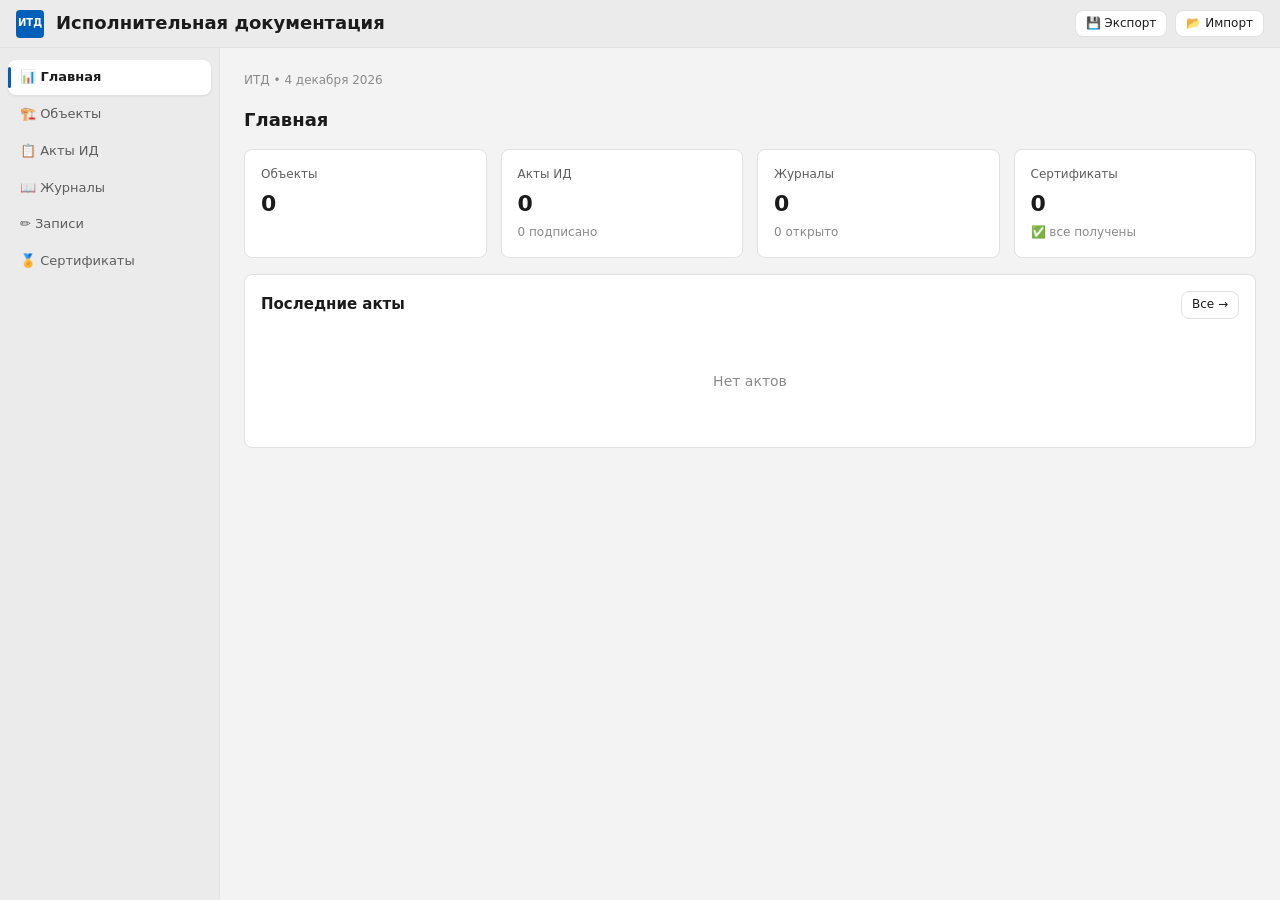
<file: public/itd.html>
<!doctype html>
<html lang="ru">
<head>
<meta charset="utf-8">
<meta name="viewport" content="width=device-width,initial-scale=1">
<title>ИТД — Исполнительная документация</title>
<style>
:root{--bg:#202020;--surface:#2b2b2b;--surface-2:#323232;--side:#1c1c1c;--line:#3b3b3b;--fg:#f3f3f3;--fg-2:#c8c8c8;--fg-3:#9a9a9a;--accent:#60cdff;--accent-fg:#00283d;--accent-soft:#1d3747;--ok:#7fd572;--ok-soft:#1e3320;--warn:#ffd75e;--warn-soft:#3a3212;--bad:#ff9aa4;--bad-soft:#47272a;--r:8px;--r-sm:4px;--shadow:none;--font:"Segoe UI",system-ui,sans-serif}
@media(prefers-color-scheme:light){:root{--bg:#f3f3f3;--surface:#fff;--surface-2:#f7f7f7;--side:#ebebeb;--line:#e1e1e1;--fg:#1b1b1b;--fg-2:#5d5d5d;--fg-3:#8a8a8a;--accent:#005fb8;--accent-fg:#fff;--accent-soft:#e3eefa;--ok:#0f7b0f;--ok-soft:#e3f2e3;--warn:#8a5300;--warn-soft:#fff1c7;--bad:#c42b1c;--bad-soft:#fde7e9;--shadow:0 1px 3px rgba(0,0,0,.08)}}
*{box-sizing:border-box;margin:0;padding:0}
body{background:var(--bg);color:var(--fg);font:14px/1.45 var(--font);height:100vh;display:grid;grid-template-rows:auto 1fr;overflow:hidden}
button,input,select,textarea{font:inherit;color:inherit}
:focus-visible{outline:2px solid var(--accent);outline-offset:2px}
header{display:flex;align-items:center;gap:12px;padding:8px 16px;background:var(--side);border-bottom:1px solid var(--line);min-height:48px}
.logo{width:28px;height:28px;border-radius:var(--r-sm);background:var(--accent);color:var(--accent-fg);display:grid;place-items:center;font-size:10px;font-weight:700}
h1{font-size:18px;font-weight:600}
.main{display:grid;grid-template-columns:220px 1fr;overflow:hidden}
nav{background:var(--side);border-right:1px solid var(--line);padding:12px 8px;overflow:auto;display:flex;flex-direction:column;gap:2px}
nav button{display:flex;align-items:center;gap:8px;padding:8px 12px;border:0;background:0;border-radius:var(--r);cursor:pointer;color:var(--fg-2);text-align:left;width:100%;font-size:13px}
nav button:hover{background:var(--surface-2);color:var(--fg)}
nav button.active{background:var(--surface);color:var(--fg);font-weight:600;box-shadow:var(--shadow)}
nav button.active::before{content:"";width:3px;height:60%;border-radius:3px;background:var(--accent);position:absolute;left:0}
nav button{position:relative}
.content{overflow:auto;padding:24px}
.page{max-width:1100px;margin:0 auto;display:flex;flex-direction:column;gap:16px}
.grid{display:grid;gap:14px}
.g4{grid-template-columns:repeat(4,1fr)}
.g2{grid-template-columns:repeat(2,1fr)}
@media(max-width:900px){.g4{grid-template-columns:repeat(2,1fr)}.main{grid-template-columns:1fr}nav{display:none}}
.card{background:var(--surface);border:1px solid var(--line);border-radius:var(--r);padding:16px}
.card-head{display:flex;justify-content:space-between;align-items:center;margin-bottom:12px}
.card-head h2{font-size:15px;font-weight:600}
.kpi{display:flex;flex-direction:column;gap:4px}
.kpi .label{font-size:12px;color:var(--fg-2)}
.kpi .value{font-size:22px;font-weight:700}
.kpi .delta{font-size:12px;color:var(--fg-3)}
table{width:100%;border-collapse:collapse;font-size:13px}
th{text-align:left;font-weight:600;color:var(--fg-3);font-size:12px;padding:8px 10px;border-bottom:1px solid var(--line)}
td{padding:9px 10px;border-bottom:1px solid var(--line)}
tr.click{cursor:pointer}
tr.click:hover td{background:var(--surface-2)}
.btn{display:inline-flex;align-items:center;gap:6px;padding:7px 14px;border:1px solid var(--line);background:var(--surface);border-radius:var(--r);cursor:pointer;font-size:13px}
.btn:hover{border-color:var(--fg-3)}
.btn.primary{background:var(--accent);border-color:var(--accent);color:var(--accent-fg);font-weight:600}
.btn.sm{padding:4px 10px;font-size:12px}
.pill{display:inline-flex;align-items:center;gap:5px;font-size:11px;padding:2px 9px;border-radius:99px;font-weight:600}
.pill::before{content:"";width:6px;height:6px;border-radius:50%;background:currentColor}
.pill.ok{background:var(--ok-soft);color:var(--ok)}
.pill.warn{background:var(--warn-soft);color:var(--warn)}
.pill.bad{background:var(--bad-soft);color:var(--bad)}
.pill.info{background:var(--accent-soft);color:var(--accent)}
.bar{height:6px;border-radius:99px;background:var(--surface-2);overflow:hidden;min-width:60px}
.bar i{display:block;height:100%;background:var(--accent);border-radius:99px}
.list{display:flex;flex-direction:column}
.li{display:flex;gap:10px;padding:10px 0;border-bottom:1px solid var(--line);align-items:center}
.li:last-child{border:0}
.li .body{flex:1;min-width:0}
.li .t{font-weight:600;font-size:13px}
.li .m{font-size:12px;color:var(--fg-3)}
.num{text-align:right;font-variant-numeric:tabular-nums}
.modal-bg{position:fixed;inset:0;background:rgba(0,0,0,.5);z-index:50;display:flex;align-items:center;justify-content:center;padding:16px}
.modal{background:var(--surface);border:1px solid var(--line);border-radius:12px;width:100%;max-width:500px;max-height:90vh;overflow:auto}
.modal-head{padding:16px 20px;border-bottom:1px solid var(--line);display:flex;justify-content:space-between;align-items:center}
.modal-body{padding:20px;display:flex;flex-direction:column;gap:12px}
.modal-body label{font-size:12px;color:var(--fg-2);display:block;margin-bottom:4px}
.modal-body input,.modal-body select,.modal-body textarea{width:100%;padding:8px 12px;background:var(--surface-2);border:1px solid var(--line);border-radius:var(--r-sm);font-size:13px}
.modal-body textarea{resize:vertical;min-height:60px}
.modal-foot{padding:12px 20px;border-top:1px solid var(--line);display:flex;justify-content:flex-end;gap:8px}
.eyebrow{font-size:12px;color:var(--fg-3);margin-bottom:2px}
.empty{text-align:center;padding:40px;color:var(--fg-3)}
</style>
</head>
<body>
<header>
  <div class="logo">ИТД</div>
  <h1>Исполнительная документация</h1>
  <div style="margin-left:auto;display:flex;gap:8px">
    <button class="btn sm" onclick="exportData()">💾 Экспорт</button>
    <button class="btn sm" onclick="document.getElementById('imp').click()">📂 Импорт</button>
    <input type="file" id="imp" accept=".json" style="display:none" onchange="importData(event)">
  </div>
</header>
<div class="main">
  <nav id="nav"></nav>
  <div class="content"><div class="page" id="page"></div></div>
</div>
<div id="modal-root"></div>

<script>
const KEY='itd-panel-v1';
const TODAY=new Date().toISOString().slice(0,10);
const $=s=>document.querySelector(s);
const esc=s=>s?String(s).replace(/&/g,'&amp;').replace(/</g,'&lt;').replace(/>/g,'&gt;').replace(/"/g,'&quot;'):''; 
const rub=n=>new Intl.NumberFormat('ru-RU',{style:'currency',currency:'RUB',minimumFractionDigits:0}).format(n||0);
const ru=iso=>{if(!iso)return'';const m=['января','февраля','марта','апреля','мая','июня','июля','августа','сентября','октября','ноября','декабря'];const[y,mo,d]=iso.split('-');return`${+d} ${m[+mo-1]} ${y}`};
const ruShort=iso=>{if(!iso)return'';const[y,m,d]=iso.split('-');return`${d}.${m}.${y}`};
const newId=t=>t+'_'+Date.now()+'_'+Math.random().toString(36).slice(2,6);

const JLIB={'КС-1':'Общий журнал работ','КС-1а':'Журнал подготовительных работ','КС-2':'Индивидуальный спецжурнал','КС-3':'Журнал бетонных работ','КС-4':'Журнал сварочных работ','КС-5':'Журнал антикоррозийной защиты','КС-6':'Журнал изоляционных работ'};
const ITD_TYPES={'АОСР':'АОСР (скрытые работы)','АОКР':'АОКР (конструкции)','АОУР':'АОУР (устройства)','Исполнительные схемы':'Исполнительные схемы','Паспорта':'Паспорта на материалы','Сертификаты':'Сертификаты соответствия','Протоколы':'Протоколы испытаний'};
const STATUS_ACT=['В работе','Подписан','Замечания'];
const STATUS_J=['Открыт','Закрыт'];
const STATUS_C=['Ожидается','Получен','Просрочен'];

let state={objects:{},acts:{},journals:{},entries:{},certs:{}};
let currentPage='dashboard';
let currentObj=null;

function load(){try{const d=localStorage.getItem(KEY);if(d)state=JSON.parse(d)}catch{}}
function save(){localStorage.setItem(KEY,JSON.stringify(state))}
function all(col){return Object.values(state[col]||{})}
function byObj(col,objId){return all(col).filter(x=>x.obj===objId)}
function nextN(col){const ns=all(col).map(x=>parseInt(x.n)||0);return String((ns.length?Math.max(...ns):0)+1)}

function exportData(){const b=new Blob([JSON.stringify(state,null,2)],{type:'application/json'});const a=document.createElement('a');a.href=URL.createObjectURL(b);a.download=`itd-backup-${TODAY}.json`;a.click()}
function importData(e){const f=e.target.files[0];if(!f)return;const r=new FileReader();r.onload=ev=>{try{state=JSON.parse(ev.target.result);save();render();alert('Данные загружены')}catch{alert('Ошибка файла')}};r.readAsText(f)}

// NAV
const NAV=[
  {id:'dashboard',label:'📊 Главная'},
  {id:'objects',label:'🏗️ Объекты'},
  {id:'acts',label:'📋 Акты ИД'},
  {id:'journals',label:'📖 Журналы'},
  {id:'entries',label:'✏️ Записи'},
  {id:'certs',label:'🏅 Сертификаты'},
];

function renderNav(){
  $('#nav').innerHTML=NAV.map(n=>`<button class="${currentPage===n.id?'active':''}" onclick="go('${n.id}')">${n.label}</button>`).join('');
}

function go(page,obj){currentPage=page;currentObj=obj||null;render()}

function render(){
  renderNav();
  const p=$('#page');
  switch(currentPage){
    case'dashboard':p.innerHTML=renderDashboard();break;
    case'objects':p.innerHTML=renderObjects();break;
    case'acts':p.innerHTML=renderActs();break;
    case'journals':p.innerHTML=renderJournals();break;
    case'entries':p.innerHTML=renderEntries();break;
    case'certs':p.innerHTML=renderCerts();break;
    case'obj':p.innerHTML=renderObjectCard();break;
  }
}

function renderDashboard(){
  const objs=all('objects'),acts=all('acts'),jrs=all('journals'),certs=all('certs');
  const signed=acts.filter(a=>a.status==='Подписан').length;
  const openJ=jrs.filter(j=>j.status==='Открыт').length;
  const missCerts=certs.filter(c=>c.status!=='Получен').length;
  return`
    <div class="eyebrow">ИТД • ${ru(TODAY)}</div>
    <h1>Главная</h1>
    <div class="grid g4">
      <div class="card"><div class="kpi"><div class="label">Объекты</div><div class="value">${objs.length}</div></div></div>
      <div class="card"><div class="kpi"><div class="label">Акты ИД</div><div class="value">${acts.length}</div><div class="delta">${signed} подписано</div></div></div>
      <div class="card"><div class="kpi"><div class="label">Журналы</div><div class="value">${jrs.length}</div><div class="delta">${openJ} открыто</div></div></div>
      <div class="card"><div class="kpi"><div class="label">Сертификаты</div><div class="value">${certs.length}</div><div class="delta">${missCerts?'⚠ '+missCerts+' ожидается':'✅ все получены'}</div></div></div>
    </div>
    <div class="card"><div class="card-head"><h2>Последние акты</h2><button class="btn sm" onclick="go('acts')">Все →</button></div>
      ${acts.length?`<div class="list">${acts.slice(-5).reverse().map(a=>`<div class="li" style="cursor:pointer" onclick="editAct('${a.id}')"><div class="body"><div class="t">${esc(a.kind)} №${esc(a.n)}</div><div class="m">${esc(a.works?.slice(0,60)||'')}</div></div><span class="pill ${a.status==='Подписан'?'ok':'warn'}">${esc(a.status)}</span></div>`).join('')}</div>`:'<div class="empty">Нет актов</div>'}
    </div>`;
}

function renderObjects(){
  const objs=all('objects');
  return`<div style="display:flex;justify-content:space-between;align-items:center"><div><h1>Объекты</h1><div class="eyebrow">${objs.length} объектов</div></div><button class="btn primary" onclick="editObj()">+ Новый объект</button></div>
    <div class="card"><table><thead><tr><th>Наименование</th><th>Заказчик</th><th>Акты</th><th>Журналы</th><th></th></tr></thead><tbody>
    ${objs.map(o=>`<tr class="click" onclick="go('obj','${o.id}')"><td><b>${esc(o.name)}</b></td><td>${esc(o.client||'—')}</td><td>${byObj('acts',o.id).length}</td><td>${byObj('journals',o.id).length}</td><td><button class="btn sm" onclick="event.stopPropagation();editObj('${o.id}')">✏️</button></td></tr>`).join('')}
    ${objs.length?'':'<tr><td colspan="5" class="empty">Нет объектов</td></tr>'}
    </tbody></table></div>`;
}

function renderObjectCard(){
  const o=state.objects[currentObj];if(!o)return'<div class="empty">Объект не найден</div>';
  const acts=byObj('acts',o.id),jrs=byObj('journals',o.id),cs=byObj('certs',o.id);
  return`<button class="btn" onclick="go('objects')">← Назад</button>
    <div style="display:flex;justify-content:space-between;align-items:center"><div><h1>${esc(o.name)}</h1><div class="eyebrow">${esc(o.client||'')}</div></div><button class="btn" onclick="editObj('${o.id}')">✏️ Изменить</button></div>
    <div class="grid g4">
      <div class="card"><div class="kpi"><div class="label">Акты</div><div class="value">${acts.length}</div></div></div>
      <div class="card"><div class="kpi"><div class="label">Журналы</div><div class="value">${jrs.length}</div></div></div>
      <div class="card"><div class="kpi"><div class="label">Записи</div><div class="value">${byObj('entries',o.id).length}</div></div></div>
      <div class="card"><div class="kpi"><div class="label">Сертификаты</div><div class="value">${cs.length}</div></div></div>
    </div>
    <div class="grid g2">
      <div class="card"><div class="card-head"><h2>Акты ИД</h2><button class="btn sm" onclick="editAct(null,'${o.id}')">+ Добавить</button></div>
        ${acts.length?`<div class="list">${acts.map(a=>`<div class="li" style="cursor:pointer" onclick="editAct('${a.id}')"><div class="body"><div class="t">${esc(a.kind)} №${esc(a.n)}</div><div class="m">${ruShort(a.d2)}</div></div><span class="pill ${a.status==='Подписан'?'ok':'warn'}">${esc(a.status)}</span></div>`).join('')}</div>`:'<div class="empty">Нет актов</div>'}
      </div>
      <div class="card"><div class="card-head"><h2>Журналы</h2><button class="btn sm" onclick="editJournal(null,'${o.id}')">+ Добавить</button></div>
        ${jrs.length?`<div class="list">${jrs.map(j=>`<div class="li" style="cursor:pointer" onclick="editJournal('${j.id}')"><div class="body"><div class="t">${esc(JLIB[j.code]||j.code)}</div><div class="m">${esc(j.resp)}</div></div><span class="pill ${j.status==='Открыт'?'info':'ok'}">${esc(j.status)}</span></div>`).join('')}</div>`:'<div class="empty">Нет журналов</div>'}
      </div>
    </div>`;
}

function renderActs(){
  const acts=all('acts');
  return`<div style="display:flex;justify-content:space-between;align-items:center"><div><h1>Акты ИД</h1><div class="eyebrow">${acts.length} актов</div></div><button class="btn primary" onclick="editAct()">+ Новый акт</button></div>
    <div class="card"><table><thead><tr><th>Вид</th><th>№</th><th>Объект</th><th>Дата</th><th>Статус</th><th></th></tr></thead><tbody>
    ${acts.map(a=>`<tr class="click" onclick="editAct('${a.id}')"><td>${esc(a.kind)}</td><td><b>${esc(a.n)}</b></td><td>${esc((state.objects[a.obj]||{}).name||'—')}</td><td>${ruShort(a.d2)}</td><td><span class="pill ${a.status==='Подписан'?'ok':'warn'}">${esc(a.status)}</span></td><td><button class="btn sm" onclick="event.stopPropagation();delItem('acts','${a.id}')">🗑️</button></td></tr>`).join('')}
    ${acts.length?'':'<tr><td colspan="6" class="empty">Нет актов</td></tr>'}
    </tbody></table></div>`;
}

function renderJournals(){
  const jrs=all('journals');
  return`<div style="display:flex;justify-content:space-between;align-items:center"><div><h1>Журналы работ</h1><div class="eyebrow">${jrs.length} журналов</div></div><button class="btn primary" onclick="editJournal()">+ Новый журнал</button></div>
    <div class="card"><table><thead><tr><th>Тип</th><th>Объект</th><th>Ответственный</th><th>Записей</th><th>Статус</th><th></th></tr></thead><tbody>
    ${jrs.map(j=>`<tr class="click" onclick="editJournal('${j.id}')"><td><b>${esc(JLIB[j.code]||j.code)}</b></td><td>${esc((state.objects[j.obj]||{}).name||'—')}</td><td>${esc(j.resp)}</td><td>${byObj('entries',j.obj).filter(e=>e.code===j.code).length}</td><td><span class="pill ${j.status==='Открыт'?'info':'ok'}">${esc(j.status)}</span></td><td><button class="btn sm" onclick="event.stopPropagation();delItem('journals','${j.id}')">🗑️</button></td></tr>`).join('')}
    ${jrs.length?'':'<tr><td colspan="6" class="empty">Нет журналов</td></tr>'}
    </tbody></table></div>`;
}

function renderEntries(){
  const ents=all('entries').sort((a,b)=>b.date.localeCompare(a.date));
  return`<div style="display:flex;justify-content:space-between;align-items:center"><div><h1>Записи в журналы</h1><div class="eyebrow">${ents.length} записей</div></div><button class="btn primary" onclick="editEntry()">+ Новая запись</button></div>
    <div class="card"><table><thead><tr><th>Дата</th><th>Журнал</th><th>Объект</th><th>Работы</th><th>Кто внёс</th><th></th></tr></thead><tbody>
    ${ents.map(e=>`<tr class="click" onclick="editEntry('${e.id}')"><td>${ruShort(e.date)}</td><td>${esc(JLIB[e.code]||e.code)}</td><td>${esc((state.objects[e.obj]||{}).name||'—')}</td><td>${esc(e.text?.slice(0,50))}</td><td>${esc(e.who)}</td><td><button class="btn sm" onclick="event.stopPropagation();delItem('entries','${e.id}')">🗑️</button></td></tr>`).join('')}
    ${ents.length?'':'<tr><td colspan="6" class="empty">Нет записей</td></tr>'}
    </tbody></table></div>`;
}

function renderCerts(){
  const cs=all('certs');
  return`<div style="display:flex;justify-content:space-between;align-items:center"><div><h1>Сертификаты и паспорта</h1><div class="eyebrow">${cs.length} документов</div></div><button class="btn primary" onclick="editCert()">+ Добавить</button></div>
    <div class="card"><table><thead><tr><th>Материал</th><th>Документ</th><th>Объект</th><th>Поставщик</th><th>Статус</th><th></th></tr></thead><tbody>
    ${cs.map(c=>`<tr class="click" onclick="editCert('${c.id}')"><td><b>${esc(c.material)}</b></td><td>${esc(c.doc||'—')}</td><td>${esc((state.objects[c.obj]||{}).name||'—')}</td><td>${esc(c.supplier||'—')}</td><td><span class="pill ${c.status==='Получен'?'ok':c.status==='Просрочен'?'bad':'warn'}">${esc(c.status)}</span></td><td><button class="btn sm" onclick="event.stopPropagation();delItem('certs','${c.id}')">🗑️</button></td></tr>`).join('')}
    ${cs.length?'':'<tr><td colspan="6" class="empty">Нет сертификатов</td></tr>'}
    </tbody></table></div>`;
}

// MODALS
function showModal(title,fields,data,onSave){
  const vals={...data};
  const html=`<div class="modal-bg" onclick="if(event.target===this)closeModal()"><div class="modal">
    <div class="modal-head"><h2>${title}</h2><button class="btn sm" onclick="closeModal()">✕</button></div>
    <div class="modal-body">${fields.map(f=>{
      if(f.type==='select')return`<div><label>${f.label}</label><select id="mf_${f.key}">${f.options.map(o=>`<option value="${o}"${vals[f.key]===o?' selected':''}>${o}</option>`).join('')}</select></div>`;
      if(f.type==='textarea')return`<div><label>${f.label}</label><textarea id="mf_${f.key}" rows="3">${esc(vals[f.key]||'')}</textarea></div>`;
      return`<div><label>${f.label}</label><input id="mf_${f.key}" type="${f.type||'text'}" value="${esc(vals[f.key]||'')}"></div>`;
    }).join('')}</div>
    <div class="modal-foot"><button class="btn" onclick="closeModal()">Отмена</button><button class="btn primary" id="modalSave">Сохранить</button></div>
  </div></div>`;
  $('#modal-root').innerHTML=html;
  $('#modalSave').onclick=()=>{
    fields.forEach(f=>{vals[f.key]=document.getElementById('mf_'+f.key).value});
    onSave(vals);closeModal();
  };
}
function closeModal(){$('#modal-root').innerHTML=''}

function objOptions(sel){return Object.entries(state.objects).map(([id,o])=>`<option value="${id}"${sel===id?' selected':''}>${esc(o.name)}</option>`).join('')}

function editObj(id){
  const o=id?state.objects[id]:{};
  showModal(id?'Изменить объект':'Новый объект',[
    {key:'name',label:'Наименование *'},
    {key:'client',label:'Заказчик'},
    {key:'city',label:'Город'},
    {key:'inn',label:'ИНН'},
    {key:'zastr',label:'Застройщик'},
    {key:'builder',label:'Лицо, осуществляющее строительство'},
    {key:'designer',label:'Проектировщик'},
    {key:'rep1',label:'Представитель застройщика'},
    {key:'rep2',label:'Представитель строителя'},
    {key:'rep3',label:'Представитель строителя (стройконтроль)'},
    {key:'rep4',label:'Представитель проектировщика'},
    {key:'rep5',label:'Представитель исполнителя работ'},
  ],o,v=>{
    const nid=id||newId('obj');
    state.objects[nid]={...v,id:nid};save();render();
  });
}

function editAct(id,preObj){
  const a=id?state.acts[id]:{obj:preObj||'',status:'В работе',kind:'АОСР'};
  showModal(id?'Изменить акт':'Новый акт',[
    {key:'obj',label:'Объект *',type:'select',options:['',...Object.keys(state.objects)].map(k=>k?state.objects[k]?.name:'—').length?null:null},
    {key:'kind',label:'Вид акта',type:'select',options:Object.keys(ITD_TYPES)},
    {key:'n',label:'Номер',type:'text'},
    {key:'d1',label:'Дата начала',type:'date'},
    {key:'d2',label:'Дата окончания',type:'date'},
    {key:'works',label:'Наименование работ *',type:'textarea'},
    {key:'proj',label:'Проектная документация',type:'textarea'},
    {key:'mats',label:'Материалы',type:'textarea'},
    {key:'status',label:'Статус',type:'select',options:STATUS_ACT},
  ],a,v=>{
    if(!v.n)v.n=nextN('acts');
    const nid=id||newId('act');
    state.acts[nid]={...v,id:nid};save();render();
  });
  // Fix obj select
  setTimeout(()=>{
    const sel=document.getElementById('mf_obj');
    if(sel){sel.innerHTML='<option value="">—</option>'+objOptions(a.obj)}
  },0);
}

function editJournal(id,preObj){
  const j=id?state.journals[id]:{obj:preObj||'',status:'Открыт',code:'КС-1'};
  showModal(id?'Изменить журнал':'Новый журнал',[
    {key:'obj',label:'Объект *'},
    {key:'code',label:'Тип журнала',type:'select',options:Object.keys(JLIB)},
    {key:'resp',label:'Ответственный *'},
    {key:'status',label:'Статус',type:'select',options:STATUS_J},
  ],j,v=>{
    const nid=id||newId('j');
    state.journals[nid]={...v,id:nid};save();render();
  });
  setTimeout(()=>{const sel=document.getElementById('mf_obj');if(sel){sel.innerHTML='<option value="">—</option>'+objOptions(j.obj)}},0);
}

function editEntry(id){
  const e=id?state.entries[id]:{date:TODAY};
  const jOpts=all('journals').map(j=>`<option value="${j.code}"${e.code===j.code?' selected':''}>${JLIB[j.code]||j.code}</option>`).join('');
  showModal(id?'Изменить запись':'Новая запись',[
    {key:'obj',label:'Объект *'},
    {key:'code',label:'Журнал *',type:'select',options:Object.keys(JLIB)},
    {key:'date',label:'Дата *',type:'date'},
    {key:'text',label:'Наименование работ *',type:'textarea'},
    {key:'who',label:'Кто внёс *'},
  ],e,v=>{
    const nid=id||newId('e');
    state.entries[nid]={...v,id:nid};save();render();
  });
  setTimeout(()=>{const sel=document.getElementById('mf_obj');if(sel){sel.innerHTML='<option value="">—</option>'+objOptions(e.obj)}},0);
}

function editCert(id){
  const c=id?state.certs[id]:{status:'Ожидается'};
  showModal(id?'Изменить':'Новый сертификат',[
    {key:'obj',label:'Объект *'},
    {key:'material',label:'Материал / изделие *'},
    {key:'doc',label:'Номер документа'},
    {key:'supplier',label:'Поставщик'},
    {key:'status',label:'Статус',type:'select',options:STATUS_C},
  ],c,v=>{
    const nid=id||newId('c');
    state.certs[nid]={...v,id:nid};save();render();
  });
  setTimeout(()=>{const sel=document.getElementById('mf_obj');if(sel){sel.innerHTML='<option value="">—</option>'+objOptions(c.obj)}},0);
}

function delItem(col,id){if(confirm('Удалить?')){delete state[col][id];save();render()}}

load();render();
</script>
</body>
</html>
</file>
